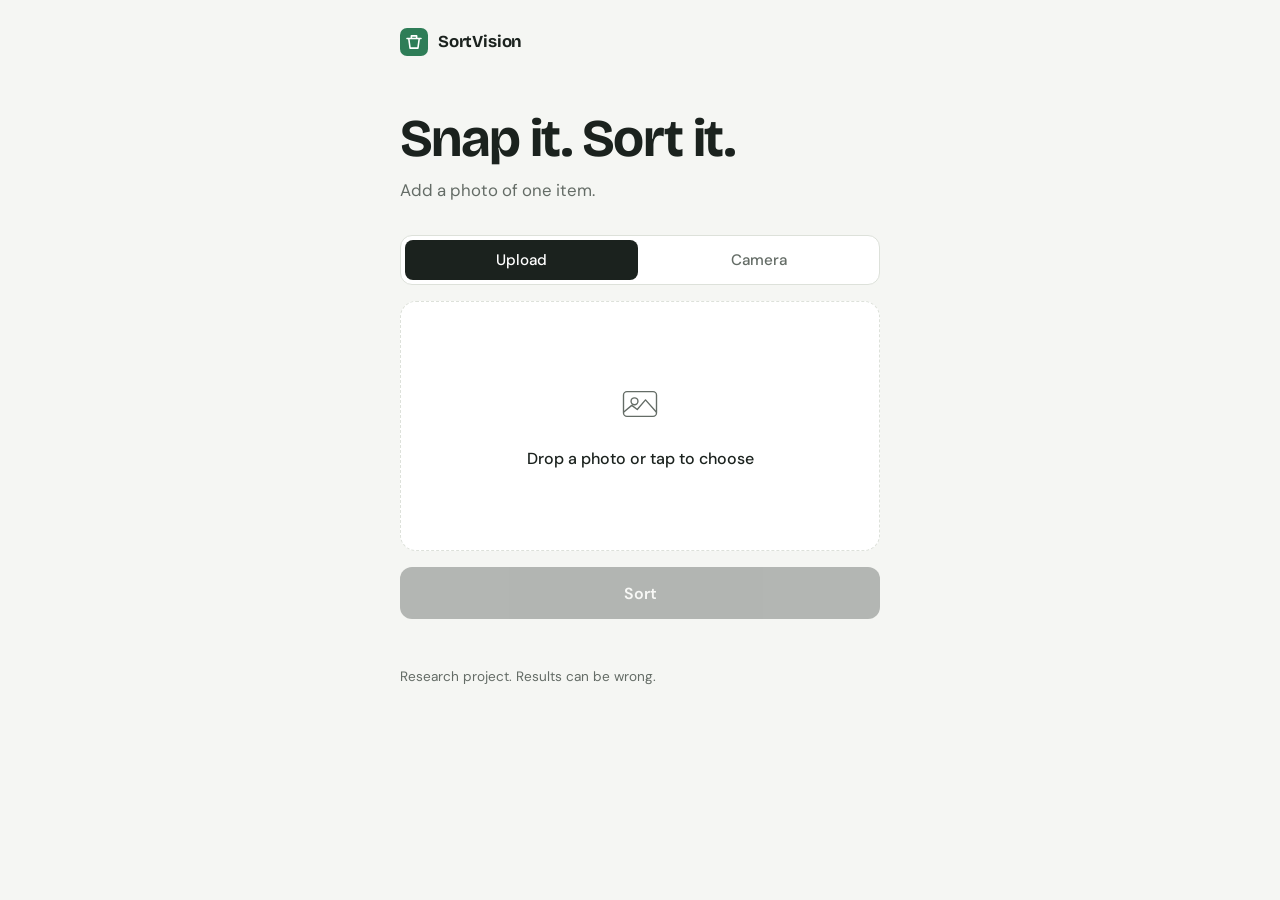
<file: templates/index.html>
<!DOCTYPE html>
<html lang="en">
<head>
<meta charset="UTF-8">
<meta name="viewport" content="width=device-width, initial-scale=1.0, viewport-fit=cover">
<title>SortVision</title>
<meta name="description" content="Snap a photo of waste and see which bin it goes in.">
<link rel="icon" href="data:image/svg+xml,%3Csvg xmlns='http://www.w3.org/2000/svg' viewBox='0 0 32 32'%3E%3Crect width='32' height='32' rx='8' fill='%232E7D57'/%3E%3Cpath d='M8 12h16M13 12V9h6v3M10 12l1.5 11h9L22 12' stroke='white' stroke-width='1.8' fill='none' stroke-linecap='round' stroke-linejoin='round'/%3E%3C/svg%3E">
<link rel="preconnect" href="https://fonts.googleapis.com">
<link rel="preconnect" href="https://fonts.gstatic.com" crossorigin>
<link href="https://fonts.googleapis.com/css2?family=Bricolage+Grotesque:opsz,wght@12..96,600;12..96,700&family=DM+Sans:wght@400;500;600&display=swap" rel="stylesheet">
<link rel="stylesheet" href="/static/style.css">
</head>
<body>

<main class="page">

  <header class="brand">
    <svg class="brand__mark" viewBox="0 0 32 32" fill="none" aria-hidden="true">
      <rect width="32" height="32" rx="8" fill="#2E7D57"/>
      <path d="M8 12h16M13 12V9h6v3M10 12l1.5 11h9L22 12" stroke="white" stroke-width="1.8" stroke-linecap="round" stroke-linejoin="round"/>
    </svg>
    <span class="brand__name">SortVision</span>
  </header>

  <section class="intro">
    <h1>Snap it. Sort it.</h1>
    <p class="lede">Add a photo of one item.</p>
  </section>

  <div class="tabs" role="tablist">
    <button class="tab is-active" id="tab-upload" role="tab" aria-selected="true">Upload</button>
    <button class="tab" id="tab-camera" role="tab" aria-selected="false">Camera</button>
  </div>

  <section class="panel-card" id="panel-card">

    <div class="panel" id="panel-upload">
      <div class="dropzone" id="dropzone">
        <input type="file" id="file-input" accept="image/*" hidden>

        <div class="dropzone__empty" id="empty-state">
          <svg class="dropzone__icon" viewBox="0 0 64 64" fill="none" aria-hidden="true">
            <rect x="8" y="14" width="48" height="36" rx="5" stroke="currentColor" stroke-width="2"/>
            <circle cx="24" cy="28" r="5" stroke="currentColor" stroke-width="2"/>
            <path d="M8 44l12-10 8 6 12-14 16 18" stroke="currentColor" stroke-width="2" stroke-linejoin="round"/>
          </svg>
          <p class="dropzone__label">Drop a photo or tap to choose</p>
        </div>

        <img id="preview-img" class="dropzone__preview" alt="Your photo" hidden>

        <button type="button" id="remove-btn" class="remove-btn" hidden aria-label="Remove photo">
          <svg viewBox="0 0 20 20" fill="none" aria-hidden="true">
            <path d="M5 5l10 10M15 5L5 15" stroke="currentColor" stroke-width="1.8" stroke-linecap="round"/>
          </svg>
        </button>
      </div>
    </div>

    <div class="panel" id="panel-camera" hidden>
      <div class="camera-view" id="camera-view">
        <video id="camera-video" autoplay playsinline muted hidden></video>
        <canvas id="camera-canvas" hidden></canvas>
        <img id="camera-preview" alt="Your photo" hidden>

        <div class="camera-view__empty" id="camera-empty">
          <svg class="dropzone__icon" viewBox="0 0 64 64" fill="none" aria-hidden="true">
            <rect x="8" y="18" width="48" height="32" rx="5" stroke="currentColor" stroke-width="2"/>
            <path d="M22 18l4-6h12l4 6" stroke="currentColor" stroke-width="2" stroke-linejoin="round"/>
            <circle cx="32" cy="34" r="9" stroke="currentColor" stroke-width="2"/>
          </svg>
          <p class="dropzone__label">Camera is off</p>
        </div>
      </div>

      <div class="camera-controls">
        <button type="button" id="camera-start-btn" class="btn btn--ghost">Start camera</button>
        <button type="button" id="camera-capture-btn" class="btn btn--ghost" hidden>Take photo</button>
        <button type="button" id="camera-retake-btn" class="btn btn--ghost" hidden>Retake</button>
      </div>
    </div>

    <button id="predict-btn" class="btn" disabled>
      <span id="btn-spinner" class="spinner" hidden></span>
      <span id="btn-label">Sort</span>
    </button>

    <div class="error" id="error-box" hidden role="alert"></div>

    <div class="result" id="result" hidden aria-live="polite">
      <div class="warning" id="warning-banner" hidden>
        <svg viewBox="0 0 20 20" fill="none" aria-hidden="true">
          <path d="M10 3.5l7.5 13h-15z" stroke="currentColor" stroke-width="1.4" stroke-linejoin="round"/>
          <path d="M10 8.5v3.2M10 14.2v.1" stroke="currentColor" stroke-width="1.4" stroke-linecap="round"/>
        </svg>
        <span id="warning-text"></span>
      </div>

      <div class="verdict" id="verdict">
        <svg class="verdict__bin" viewBox="0 0 48 48" fill="none" aria-hidden="true">
          <path d="M9 14h30M18 14v-4h12v4M13 14l2 28h18l2-28M21 22v14M27 22v14" stroke="currentColor" stroke-width="2.4" stroke-linecap="round" stroke-linejoin="round"/>
        </svg>
        <div class="verdict__text">
          <span class="verdict__label" id="top-label"></span>
          <span class="verdict__pct" id="top-pct"></span>
        </div>
      </div>

      <div class="prob-list" id="prob-list"></div>
      <button type="button" id="more-btn" class="link-btn" hidden>Show all</button>

      <div class="gradcam-box" id="gradcam-box" hidden>
        <img id="gradcam-img" alt="Heatmap of what the model looked at">
        <p class="gradcam-caption">Warm areas drove the answer.</p>
      </div>

      <div class="result__actions">
        <button type="button" id="explain-btn" class="btn btn--ghost">See why</button>
        <button type="button" id="reset-btn" class="btn btn--ghost">Try another</button>
      </div>
    </div>

  </section>

  <footer class="disclaimer">Research project. Results can be wrong.</footer>

</main>

<script src="/static/script.js"></script>
</body>
</html>
</file>
<file: static/style.css>
/* ==========================================================================
   SortVision
   One idea: the answer takes the colour of the bin it belongs in.
   Everything else stays quiet.
   ========================================================================== */

:root {
  --bg: #F5F6F3;
  --surface: #FFFFFF;
  --ink: #1B221E;
  --muted: #646C66;
  --line: #DDE1DA;
  --accent: #2E7D57;

  --danger: #A33A22;
  --danger-soft: #F8E4DE;
  --warn: #8A5F0C;
  --warn-soft: #F7EBCF;

  --bin: var(--ink);
  --on-bin: var(--surface);

  --radius: 16px;
  --radius-sm: 10px;
}

@media (prefers-color-scheme: dark) {
  :root:not([data-theme="light"]) {
    --bg: #121614;
    --surface: #1A1F1C;
    --ink: #EEF1EC;
    --muted: #9AA39C;
    --line: #2B322E;
    --danger: #F0A18F;
    --danger-soft: #3A211B;
    --warn: #E8C26B;
    --warn-soft: #34290F;
  }
}

:root[data-theme="dark"] {
  --bg: #121614;
  --surface: #1A1F1C;
  --ink: #EEF1EC;
  --muted: #9AA39C;
  --line: #2B322E;
  --danger: #F0A18F;
  --danger-soft: #3A211B;
  --warn: #E8C26B;
  --warn-soft: #34290F;
}

/* Bin colours, one per class. */
[data-bin="cardboard"] { --bin: #94652F; --on-bin: #FFFFFF; }
[data-bin="glass"]     { --bin: #2E7D57; --on-bin: #FFFFFF; }
[data-bin="metal"]     { --bin: #5C6B7F; --on-bin: #FFFFFF; }
[data-bin="paper"]     { --bin: #2F63B0; --on-bin: #FFFFFF; }
[data-bin="plastic"]   { --bin: #F2B632; --on-bin: #1B221E; }
[data-bin="trash"]     { --bin: #444A52; --on-bin: #FFFFFF; }

/* ==========================================================================
   Base
   ========================================================================== */
* { box-sizing: border-box; }

[hidden] { display: none !important; }

html { -webkit-text-size-adjust: 100%; }

body {
  margin: 0;
  background: var(--bg);
  color: var(--ink);
  font-family: 'DM Sans', -apple-system, BlinkMacSystemFont, 'Segoe UI', sans-serif;
  font-size: 1rem;
  line-height: 1.5;
}

.page {
  max-width: 520px;
  margin: 0 auto;
  padding: 28px 20px 48px;
}

/* ==========================================================================
   Brand + intro
   ========================================================================== */
.brand {
  display: flex;
  align-items: center;
  gap: 10px;
  margin-bottom: 56px;
}

.brand__mark { width: 28px; height: 28px; flex-shrink: 0; }

.brand__name {
  font-family: 'Bricolage Grotesque', 'DM Sans', sans-serif;
  font-weight: 700;
  font-size: 1.05rem;
  letter-spacing: -0.01em;
}

.intro { margin-bottom: 32px; }

h1 {
  font-family: 'Bricolage Grotesque', 'DM Sans', sans-serif;
  font-weight: 700;
  font-size: clamp(2.3rem, 9vw, 3.3rem);
  line-height: 1.02;
  letter-spacing: -0.03em;
  margin: 0 0 12px;
}

.lede {
  margin: 0;
  color: var(--muted);
  font-size: 1.05rem;
}

/* ==========================================================================
   Tabs (segmented control)
   ========================================================================== */
.tabs {
  display: grid;
  grid-template-columns: 1fr 1fr;
  gap: 4px;
  padding: 4px;
  margin-bottom: 16px;
  background: var(--surface);
  border: 1px solid var(--line);
  border-radius: 12px;
}

.tab {
  padding: 10px 16px;
  border: 0;
  border-radius: 8px;
  background: transparent;
  color: var(--muted);
  font: 500 0.95rem 'DM Sans', sans-serif;
  cursor: pointer;
  transition: background-color 0.15s ease, color 0.15s ease;
}

.tab.is-active {
  background: var(--ink);
  color: var(--surface);
}

/* ==========================================================================
   Photo area
   ========================================================================== */
.dropzone, .camera-view {
  position: relative;
  min-height: 250px;
  display: flex;
  align-items: center;
  justify-content: center;
  overflow: hidden;
  background: var(--surface);
  border: 1.5px dashed var(--line);
  border-radius: var(--radius);
}

.dropzone {
  cursor: pointer;
  transition: border-color 0.15s ease;
}

.dropzone:hover,
.dropzone.is-dragover { border-color: var(--accent); }

.dropzone:has(.dropzone__preview:not([hidden])),
.camera-view { border-style: solid; }

.dropzone__empty,
.camera-view__empty {
  text-align: center;
  padding: 32px;
}

.dropzone__icon {
  width: 44px;
  height: 44px;
  margin-bottom: 14px;
  color: var(--muted);
}

.dropzone__label {
  margin: 0;
  font-size: 1rem;
  font-weight: 500;
}

.dropzone__preview,
#camera-video,
#camera-canvas,
#camera-preview {
  width: 100%;
  height: 250px;
  object-fit: cover;
}

.remove-btn {
  position: absolute;
  top: 12px;
  right: 12px;
  width: 34px;
  height: 34px;
  padding: 0;
  display: flex;
  align-items: center;
  justify-content: center;
  border: 0;
  border-radius: 50%;
  background: var(--surface);
  color: var(--ink);
  box-shadow: 0 1px 4px rgba(0, 0, 0, 0.25);
  cursor: pointer;
}

.remove-btn svg { width: 14px; height: 14px; }

.camera-controls { margin-top: 12px; }
.camera-controls .btn { margin-top: 0; }

/* ==========================================================================
   Buttons
   ========================================================================== */
.btn {
  display: flex;
  align-items: center;
  justify-content: center;
  gap: 10px;
  width: 100%;
  min-height: 52px;
  margin-top: 16px;
  padding: 14px 20px;
  border: 0;
  border-radius: 12px;
  background: var(--ink);
  color: var(--surface);
  font: 600 1rem 'DM Sans', sans-serif;
  cursor: pointer;
  transition: opacity 0.15s ease, background-color 0.15s ease;
}

.btn:hover:not(:disabled) { opacity: 0.88; }
.btn:disabled { opacity: 0.3; cursor: not-allowed; }

.btn--ghost {
  background: transparent;
  color: var(--ink);
  border: 1px solid var(--line);
}

.btn--ghost:hover:not(:disabled) { background: var(--surface); opacity: 1; }

.link-btn {
  margin: 4px 0 0;
  padding: 6px 0;
  border: 0;
  background: none;
  color: var(--muted);
  font: 500 0.9rem 'DM Sans', sans-serif;
  text-decoration: underline;
  text-underline-offset: 3px;
  cursor: pointer;
}

.link-btn:hover { color: var(--ink); }

:is(.btn, .tab, .link-btn, .remove-btn, .dropzone):focus-visible {
  outline: 2px solid var(--accent);
  outline-offset: 2px;
}

.spinner {
  width: 16px;
  height: 16px;
  border: 2px solid color-mix(in srgb, currentColor 30%, transparent);
  border-top-color: currentColor;
  border-radius: 50%;
  animation: spin 0.7s linear infinite;
}

@keyframes spin { to { transform: rotate(360deg); } }

/* ==========================================================================
   Result
   ========================================================================== */
.result { margin-top: 28px; }

.warning {
  display: flex;
  align-items: flex-start;
  gap: 10px;
  margin-bottom: 14px;
  padding: 12px 14px;
  border-radius: var(--radius-sm);
  background: var(--warn-soft);
  color: var(--warn);
  font-size: 0.9rem;
}

.warning svg { width: 18px; height: 18px; flex-shrink: 0; margin-top: 2px; }

.verdict {
  display: flex;
  align-items: center;
  gap: 18px;
  padding: 22px 24px;
  border-radius: var(--radius);
  background: var(--bin);
  color: var(--on-bin);
}

.verdict__bin { width: 52px; height: 52px; flex-shrink: 0; }

.verdict__text { display: flex; flex-direction: column; }

.verdict__label {
  font-family: 'Bricolage Grotesque', 'DM Sans', sans-serif;
  font-weight: 700;
  font-size: clamp(1.7rem, 7vw, 2.2rem);
  line-height: 1.1;
  letter-spacing: -0.02em;
}

.verdict__pct {
  margin-top: 2px;
  font-size: 0.95rem;
  font-variant-numeric: tabular-nums;
  opacity: 0.85;
}

.prob-list {
  display: flex;
  flex-direction: column;
  gap: 12px;
  margin-top: 20px;
}

.prob-row {
  display: grid;
  grid-template-columns: 104px 1fr 44px;
  align-items: center;
  gap: 12px;
  font-size: 0.9rem;
}

.prob-list:not(.is-open) .prob-row.is-extra { display: none; }

.prob-row__name { color: var(--muted); }
.prob-row.is-top .prob-row__name { color: var(--ink); font-weight: 600; }

.prob-row__track {
  height: 8px;
  border-radius: 999px;
  background: var(--line);
  overflow: hidden;
}

.prob-row__fill {
  display: block;
  height: 100%;
  width: 0;
  border-radius: 999px;
  background: var(--bin);
  transition: width 0.5s cubic-bezier(0.22, 1, 0.36, 1);
}

.prob-row__pct {
  text-align: right;
  color: var(--muted);
  font-variant-numeric: tabular-nums;
}

.gradcam-box { margin-top: 20px; }

.gradcam-box img {
  display: block;
  width: 100%;
  border-radius: var(--radius-sm);
  border: 1px solid var(--line);
}

.gradcam-caption {
  margin: 8px 0 0;
  color: var(--muted);
  font-size: 0.85rem;
}

.result__actions {
  display: grid;
  grid-template-columns: 1fr 1fr;
  gap: 10px;
  margin-top: 20px;
}

.result__actions .btn { margin-top: 0; }

/* ==========================================================================
   Error + footer
   ========================================================================== */
.error {
  margin-top: 16px;
  padding: 12px 14px;
  border-radius: var(--radius-sm);
  background: var(--danger-soft);
  color: var(--danger);
  font-size: 0.95rem;
}

.disclaimer {
  margin-top: 48px;
  color: var(--muted);
  font-size: 0.85rem;
}

/* ==========================================================================
   Motion + small screens
   ========================================================================== */
@media (prefers-reduced-motion: reduce) {
  .prob-row__fill, .dropzone, .btn, .tab { transition: none; }
  .spinner { animation-duration: 2s; }
}

@media (max-width: 420px) {
  .page { padding: 20px 16px 40px; }
  .brand { margin-bottom: 40px; }
  .prob-row { grid-template-columns: 92px 1fr 40px; gap: 10px; }
  .verdict { padding: 18px 20px; gap: 14px; }
  .verdict__bin { width: 44px; height: 44px; }
}
</file>
<file: vercel-frontend/style.css>
/* ==========================================================================
   SortVision
   One idea: the answer takes the colour of the bin it belongs in.
   Everything else stays quiet.
   ========================================================================== */

:root {
  --bg: #F5F6F3;
  --surface: #FFFFFF;
  --ink: #1B221E;
  --muted: #646C66;
  --line: #DDE1DA;
  --accent: #2E7D57;

  --danger: #A33A22;
  --danger-soft: #F8E4DE;
  --warn: #8A5F0C;
  --warn-soft: #F7EBCF;

  --bin: var(--ink);
  --on-bin: var(--surface);

  --radius: 16px;
  --radius-sm: 10px;
}

@media (prefers-color-scheme: dark) {
  :root:not([data-theme="light"]) {
    --bg: #121614;
    --surface: #1A1F1C;
    --ink: #EEF1EC;
    --muted: #9AA39C;
    --line: #2B322E;
    --danger: #F0A18F;
    --danger-soft: #3A211B;
    --warn: #E8C26B;
    --warn-soft: #34290F;
  }
}

:root[data-theme="dark"] {
  --bg: #121614;
  --surface: #1A1F1C;
  --ink: #EEF1EC;
  --muted: #9AA39C;
  --line: #2B322E;
  --danger: #F0A18F;
  --danger-soft: #3A211B;
  --warn: #E8C26B;
  --warn-soft: #34290F;
}

/* Bin colours, one per class. */
[data-bin="cardboard"] { --bin: #94652F; --on-bin: #FFFFFF; }
[data-bin="glass"]     { --bin: #2E7D57; --on-bin: #FFFFFF; }
[data-bin="metal"]     { --bin: #5C6B7F; --on-bin: #FFFFFF; }
[data-bin="paper"]     { --bin: #2F63B0; --on-bin: #FFFFFF; }
[data-bin="plastic"]   { --bin: #F2B632; --on-bin: #1B221E; }
[data-bin="trash"]     { --bin: #444A52; --on-bin: #FFFFFF; }

/* ==========================================================================
   Base
   ========================================================================== */
* { box-sizing: border-box; }

[hidden] { display: none !important; }

html { -webkit-text-size-adjust: 100%; }

body {
  margin: 0;
  background: var(--bg);
  color: var(--ink);
  font-family: 'DM Sans', -apple-system, BlinkMacSystemFont, 'Segoe UI', sans-serif;
  font-size: 1rem;
  line-height: 1.5;
}

.page {
  max-width: 520px;
  margin: 0 auto;
  padding: 28px 20px 48px;
}

/* ==========================================================================
   Brand + intro
   ========================================================================== */
.brand {
  display: flex;
  align-items: center;
  gap: 10px;
  margin-bottom: 56px;
}

.brand__mark { width: 28px; height: 28px; flex-shrink: 0; }

.brand__name {
  font-family: 'Bricolage Grotesque', 'DM Sans', sans-serif;
  font-weight: 700;
  font-size: 1.05rem;
  letter-spacing: -0.01em;
}

.intro { margin-bottom: 32px; }

h1 {
  font-family: 'Bricolage Grotesque', 'DM Sans', sans-serif;
  font-weight: 700;
  font-size: clamp(2.3rem, 9vw, 3.3rem);
  line-height: 1.02;
  letter-spacing: -0.03em;
  margin: 0 0 12px;
}

.lede {
  margin: 0;
  color: var(--muted);
  font-size: 1.05rem;
}

/* ==========================================================================
   Tabs (segmented control)
   ========================================================================== */
.tabs {
  display: grid;
  grid-template-columns: 1fr 1fr;
  gap: 4px;
  padding: 4px;
  margin-bottom: 16px;
  background: var(--surface);
  border: 1px solid var(--line);
  border-radius: 12px;
}

.tab {
  padding: 10px 16px;
  border: 0;
  border-radius: 8px;
  background: transparent;
  color: var(--muted);
  font: 500 0.95rem 'DM Sans', sans-serif;
  cursor: pointer;
  transition: background-color 0.15s ease, color 0.15s ease;
}

.tab.is-active {
  background: var(--ink);
  color: var(--surface);
}

/* ==========================================================================
   Photo area
   ========================================================================== */
.dropzone, .camera-view {
  position: relative;
  min-height: 250px;
  display: flex;
  align-items: center;
  justify-content: center;
  overflow: hidden;
  background: var(--surface);
  border: 1.5px dashed var(--line);
  border-radius: var(--radius);
}

.dropzone {
  cursor: pointer;
  transition: border-color 0.15s ease;
}

.dropzone:hover,
.dropzone.is-dragover { border-color: var(--accent); }

.dropzone:has(.dropzone__preview:not([hidden])),
.camera-view { border-style: solid; }

.dropzone__empty,
.camera-view__empty {
  text-align: center;
  padding: 32px;
}

.dropzone__icon {
  width: 44px;
  height: 44px;
  margin-bottom: 14px;
  color: var(--muted);
}

.dropzone__label {
  margin: 0;
  font-size: 1rem;
  font-weight: 500;
}

.dropzone__preview,
#camera-video,
#camera-canvas,
#camera-preview {
  width: 100%;
  height: 250px;
  object-fit: cover;
}

.remove-btn {
  position: absolute;
  top: 12px;
  right: 12px;
  width: 34px;
  height: 34px;
  padding: 0;
  display: flex;
  align-items: center;
  justify-content: center;
  border: 0;
  border-radius: 50%;
  background: var(--surface);
  color: var(--ink);
  box-shadow: 0 1px 4px rgba(0, 0, 0, 0.25);
  cursor: pointer;
}

.remove-btn svg { width: 14px; height: 14px; }

.camera-controls { margin-top: 12px; }
.camera-controls .btn { margin-top: 0; }

/* ==========================================================================
   Buttons
   ========================================================================== */
.btn {
  display: flex;
  align-items: center;
  justify-content: center;
  gap: 10px;
  width: 100%;
  min-height: 52px;
  margin-top: 16px;
  padding: 14px 20px;
  border: 0;
  border-radius: 12px;
  background: var(--ink);
  color: var(--surface);
  font: 600 1rem 'DM Sans', sans-serif;
  cursor: pointer;
  transition: opacity 0.15s ease, background-color 0.15s ease;
}

.btn:hover:not(:disabled) { opacity: 0.88; }
.btn:disabled { opacity: 0.3; cursor: not-allowed; }

.btn--ghost {
  background: transparent;
  color: var(--ink);
  border: 1px solid var(--line);
}

.btn--ghost:hover:not(:disabled) { background: var(--surface); opacity: 1; }

.link-btn {
  margin: 4px 0 0;
  padding: 6px 0;
  border: 0;
  background: none;
  color: var(--muted);
  font: 500 0.9rem 'DM Sans', sans-serif;
  text-decoration: underline;
  text-underline-offset: 3px;
  cursor: pointer;
}

.link-btn:hover { color: var(--ink); }

:is(.btn, .tab, .link-btn, .remove-btn, .dropzone):focus-visible {
  outline: 2px solid var(--accent);
  outline-offset: 2px;
}

.spinner {
  width: 16px;
  height: 16px;
  border: 2px solid color-mix(in srgb, currentColor 30%, transparent);
  border-top-color: currentColor;
  border-radius: 50%;
  animation: spin 0.7s linear infinite;
}

@keyframes spin { to { transform: rotate(360deg); } }

/* ==========================================================================
   Result
   ========================================================================== */
.result { margin-top: 28px; }

.warning {
  display: flex;
  align-items: flex-start;
  gap: 10px;
  margin-bottom: 14px;
  padding: 12px 14px;
  border-radius: var(--radius-sm);
  background: var(--warn-soft);
  color: var(--warn);
  font-size: 0.9rem;
}

.warning svg { width: 18px; height: 18px; flex-shrink: 0; margin-top: 2px; }

.verdict {
  display: flex;
  align-items: center;
  gap: 18px;
  padding: 22px 24px;
  border-radius: var(--radius);
  background: var(--bin);
  color: var(--on-bin);
}

.verdict__bin { width: 52px; height: 52px; flex-shrink: 0; }

.verdict__text { display: flex; flex-direction: column; }

.verdict__label {
  font-family: 'Bricolage Grotesque', 'DM Sans', sans-serif;
  font-weight: 700;
  font-size: clamp(1.7rem, 7vw, 2.2rem);
  line-height: 1.1;
  letter-spacing: -0.02em;
}

.verdict__pct {
  margin-top: 2px;
  font-size: 0.95rem;
  font-variant-numeric: tabular-nums;
  opacity: 0.85;
}

.prob-list {
  display: flex;
  flex-direction: column;
  gap: 12px;
  margin-top: 20px;
}

.prob-row {
  display: grid;
  grid-template-columns: 104px 1fr 44px;
  align-items: center;
  gap: 12px;
  font-size: 0.9rem;
}

.prob-list:not(.is-open) .prob-row.is-extra { display: none; }

.prob-row__name { color: var(--muted); }
.prob-row.is-top .prob-row__name { color: var(--ink); font-weight: 600; }

.prob-row__track {
  height: 8px;
  border-radius: 999px;
  background: var(--line);
  overflow: hidden;
}

.prob-row__fill {
  display: block;
  height: 100%;
  width: 0;
  border-radius: 999px;
  background: var(--bin);
  transition: width 0.5s cubic-bezier(0.22, 1, 0.36, 1);
}

.prob-row__pct {
  text-align: right;
  color: var(--muted);
  font-variant-numeric: tabular-nums;
}

.gradcam-box { margin-top: 20px; }

.gradcam-box img {
  display: block;
  width: 100%;
  border-radius: var(--radius-sm);
  border: 1px solid var(--line);
}

.gradcam-caption {
  margin: 8px 0 0;
  color: var(--muted);
  font-size: 0.85rem;
}

.result__actions {
  display: grid;
  grid-template-columns: 1fr 1fr;
  gap: 10px;
  margin-top: 20px;
}

.result__actions .btn { margin-top: 0; }

/* ==========================================================================
   Error + footer
   ========================================================================== */
.error {
  margin-top: 16px;
  padding: 12px 14px;
  border-radius: var(--radius-sm);
  background: var(--danger-soft);
  color: var(--danger);
  font-size: 0.95rem;
}

.disclaimer {
  margin-top: 48px;
  color: var(--muted);
  font-size: 0.85rem;
}

/* ==========================================================================
   Motion + small screens
   ========================================================================== */
@media (prefers-reduced-motion: reduce) {
  .prob-row__fill, .dropzone, .btn, .tab { transition: none; }
  .spinner { animation-duration: 2s; }
}

@media (max-width: 420px) {
  .page { padding: 20px 16px 40px; }
  .brand { margin-bottom: 40px; }
  .prob-row { grid-template-columns: 92px 1fr 40px; gap: 10px; }
  .verdict { padding: 18px 20px; gap: 14px; }
  .verdict__bin { width: 44px; height: 44px; }
}
</file>
